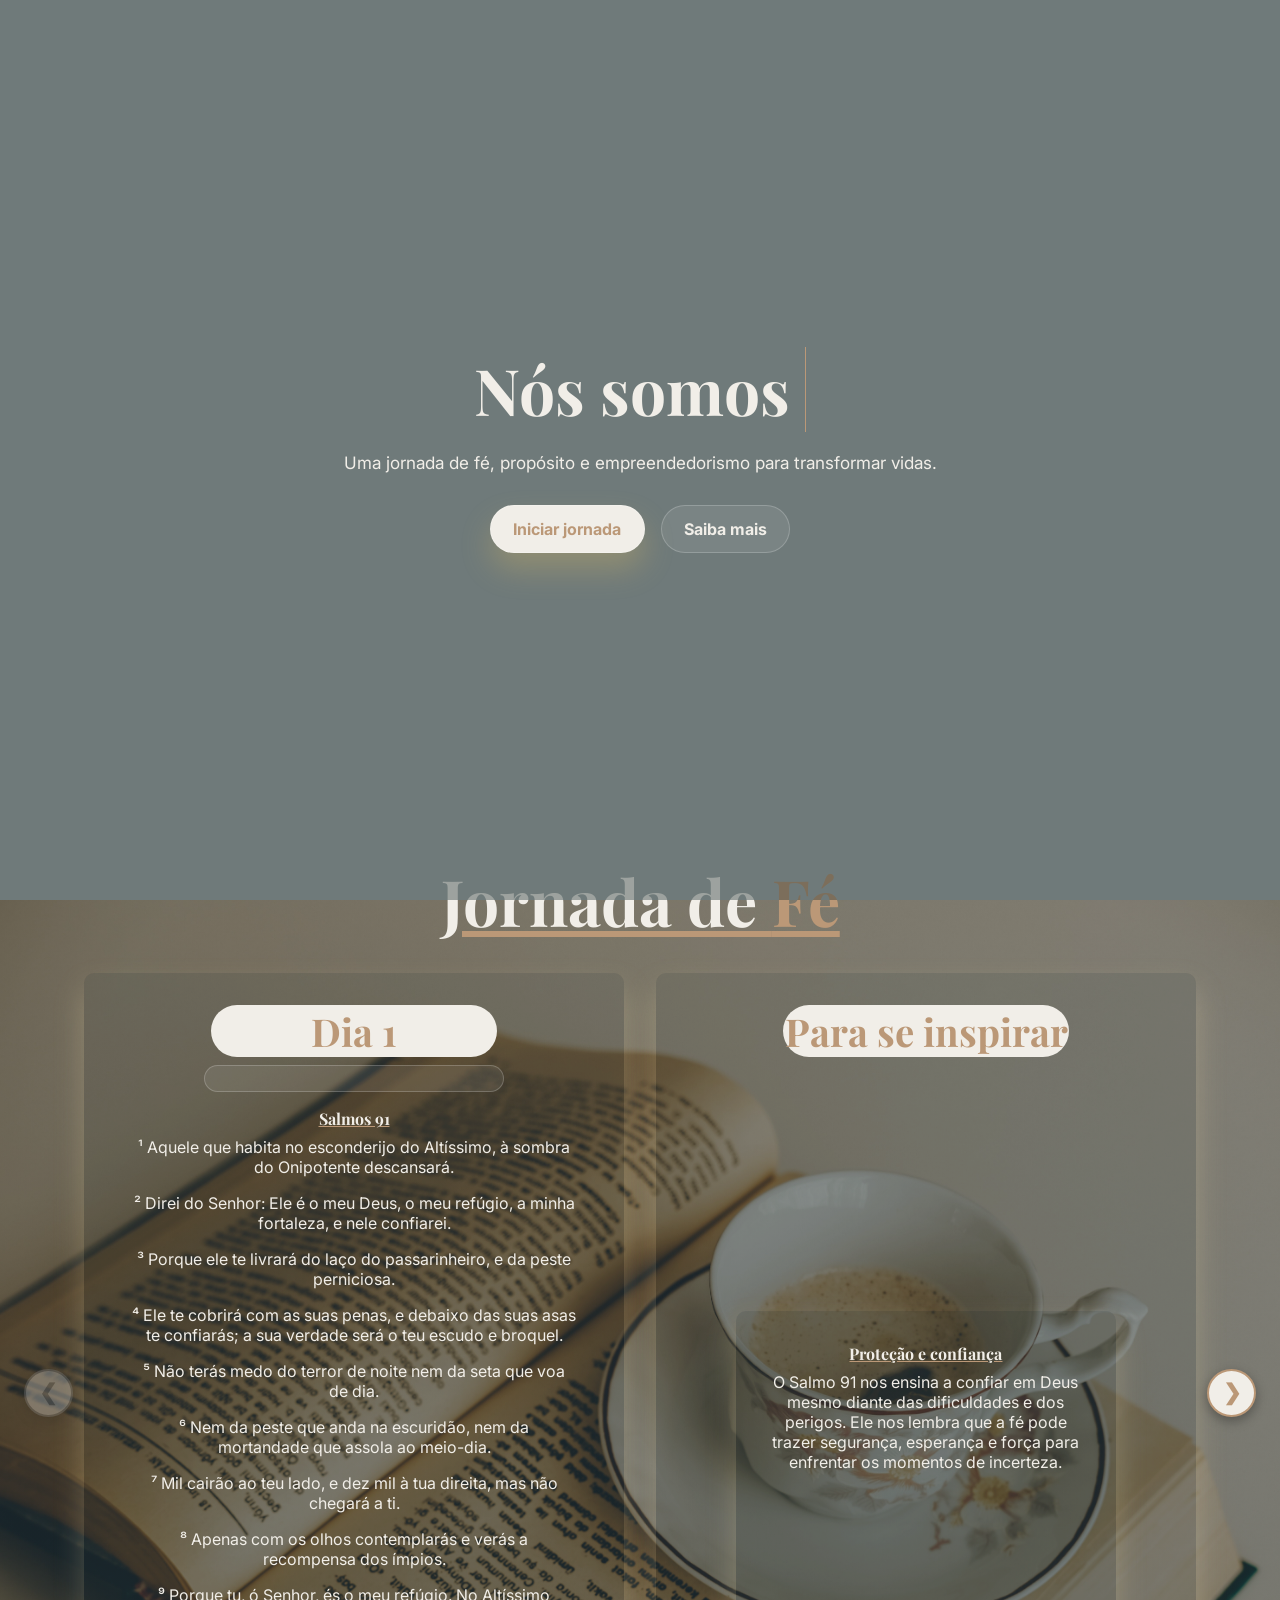
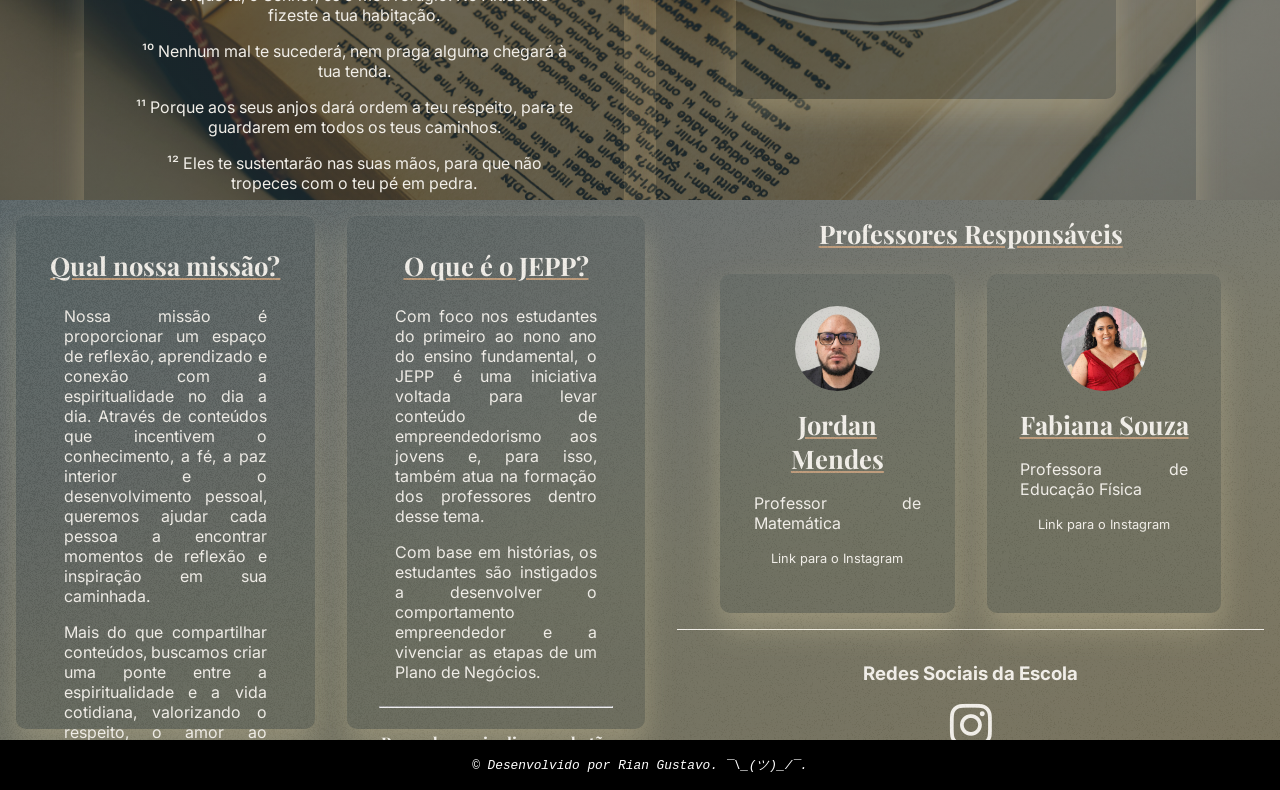
<file: index.html>
<!DOCTYPE html>
<html lang="pt-BR">
<head>
    <meta charset="UTF-8">
    <meta name="viewport" content="width=device-width, initial-scale=1.0">
    <link rel="stylesheet" href="style.css">
    <link rel="preconnect" href="https://fonts.googleapis.com" />
    <link rel="icon" type="image/x-icon" href="media/favicon.ico" />
    <link rel="stylesheet" href="https://cdnjs.cloudflare.com/ajax/libs/font-awesome/6.4.0/css/all.min.css">
    <title>Jornada de Fé | JEPP</title>
</head>
<body>
    <section class="hero">
        <div class="container">
            <video autoplay muted loop playsinline class="background-video">
                <source src="media/video_background.mp4" type="video/mp4">
            </video>
            <div class="content">
                <h1>
                    Nós somos&nbsp;<span class="typewriter"></span>
                </h1>
                <p class="hero-subtitle">
                    Uma jornada de fé, propósito e empreendedorismo para transformar vidas.
                </p>
                <div class="hero-buttons">
                <a class="btn btn-principal" href="#cronograma">Iniciar jornada</a>
                <a class="btn" href="#sobre">Saiba mais</a>
            </div>
            </div>
        </div>
    </section>
    <section class="cronograma" id="cronograma">
    <h2 class="tituloSessao">Jornada de <span>Fé</span></h2>

    <div class="slider-wrapper">
        <!-- Janela de exibição do slider -->
        <div class="slider-viewport">
            <div class="slider-track" id="sliderTrack">

                <!-- SLIDE DIA 1 (Seu layout intacto) -->
                <div class="slide">
                    <div class="containerCronograma">
                        <div class="esquerdaCronograma" id="esquerdaCronograma">
                            <h2>Dia 1</h2>
                           <audio controls preload="none" class="btn btn-secundario">
                                <source src="media/audio_dia1.m4a" type="audio/mpeg">
                                Seu navegador não suporta o reprodutor de áudio.
                            </audio>
                            <h3>Salmos 91</h3>
                            <p>¹ Aquele que habita no esconderijo do Altíssimo, à sombra do Onipotente descansará.</p>
                            <p>² Direi do Senhor: Ele é o meu Deus, o meu refúgio, a minha fortaleza, e nele confiarei.</p>
                            <p>³ Porque ele te livrará do laço do passarinheiro, e da peste perniciosa.</p> 
                            <p>⁴ Ele te cobrirá com as suas penas, e debaixo das suas asas te confiarás; a sua verdade será o teu escudo e broquel.</p>
                            <p>⁵ Não terás medo do terror de noite nem da seta que voa de dia.</p>
                            <p>⁶ Nem da peste que anda na escuridão, nem da mortandade que assola ao meio-dia.</p>
                            <p>⁷ Mil cairão ao teu lado, e dez mil à tua direita, mas não chegará a ti.</p>
                            <p>⁸ Apenas com os olhos contemplarás e verás a recompensa dos ímpios.</p>
                            <p>⁹ Porque tu, ó Senhor, és o meu refúgio. No Altíssimo fizeste a tua habitação.</p>
                            <p>¹⁰ Nenhum mal te sucederá, nem praga alguma chegará à tua tenda.</p>
                            <p>¹¹ Porque aos seus anjos dará ordem a teu respeito, para te guardarem em todos os teus caminhos.</p>
                            <p>¹² Eles te sustentarão nas suas mãos, para que não tropeces com o teu pé em pedra.</p>
                            <p>¹³ Pisarás o leão e a cobra; calcarás aos pés o filho do leão e a serpente.</p>
                            <p>¹⁴ Pois que tão encarecidamente me amou, também eu o livrarei; pô-lo-ei em retiro alto, porque conheceu o meu nome.</p>
                            <p>¹⁵ Ele me invocará, e eu lhe responderei; estarei com ele na angústia; dela o retirarei, e o glorificarei.</p>
                            <p>¹⁶ Fartá-lo-ei com longura de dias, e lhe mostrarei a minha salvação.</p>   
                        </div>
                        <div class="direitaCronograma">
                            <h2>Para se inspirar</h2>
                            <div class="player">
                                <iframe width="560" height="315" src="https://www.youtube.com/embed/P_6CO4BMeIE?si=mGXnyEezObQUWqW3" title="YouTube video player" frameborder="0" allow="accelerometer; autoplay; clipboard-write; encrypted-media; gyroscope; picture-in-picture; web-share" referrerpolicy="strict-origin-when-cross-origin" allowfullscreen></iframe>
                            </div>
                            <div class="notas">
                                <h3>Proteção e confiança</h3>
                                <p>O Salmo 91 nos ensina a confiar em Deus mesmo diante das dificuldades e dos perigos. Ele nos lembra que a fé pode trazer segurança, esperança e força para enfrentar os momentos de incerteza.</p>
                            </div>
                        </div>
                    </div>
                </div>

                <!-- SLIDE DIA 2  -->
                <div class="slide">
                    <div class="containerCronograma">
                        <div class="esquerdaCronograma">
                            <h2>Dia 2</h2>
                            <audio controls preload="none" class="btn btn-secundario">
                                <source src="media/audio_dia2.m4a" type="audio/mpeg">
                                Seu navegador não suporta o reprodutor de áudio.
                            </audio>
                            <h3>Salmo 3:3-7</h3>
                            <p>³ Mas tu, Senhor, és o escudo que me protege; és a minha glória e me fazes andar de cabeça erguida.</p>
                            <p>⁴ Ao Senhor clamo em alta voz, e do seu santo monte ele me responde.</p>
                            <p>⁵ Eu me deito e durmo, e torno a acordar, porque é o Senhor que me sustém.</p>
                            <p>⁶ Não me assustam os milhares que me cercam.</p>
                            <p>⁷ Levanta-te, Senhor! Salva-me, Deus meu! Quebra o queixo de todos os meus inimigos; arrebenta os dentes dos ímpios.</p>
                        </div>
                        <div class="direitaCronograma">
                            <h2>Para se inspirar</h2>
                            <div class="player">
                                <iframe width="560" height="315" src="https://www.youtube.com/embed/RyvIho3CRV8?si=jRfYkDccpABbFJ14" title="YouTube video player" frameborder="0" allow="accelerometer; autoplay; clipboard-write; encrypted-media; gyroscope; picture-in-picture; web-share" referrerpolicy="strict-origin-when-cross-origin" allowfullscreen></iframe>
                            </div>
                            <div class="notas">
                                <h3>Deus é nossa força</h3>
                                <p>Mesmo cercado por dificuldades, o salmista reconhece Deus como seu protetor e aquele que lhe dá forças para continuar. Aprendemos que confiar em Deus não significa não enfrentar problemas, mas encontrar coragem para atravessá-los.</p>
                            </div>
                        </div>
                    </div>
                </div>
                <!-- SLIDE DIA 3  -->
                <div class="slide">
                    <div class="containerCronograma">
                        <div class="esquerdaCronograma">
                            <h2>Dia 3</h2>
                            <audio controls preload="none" class="btn btn-secundario">
                                <source src="media/audio_dia3.m4a" type="audio/mpeg">
                                Seu navegador não suporta o reprodutor de áudio.
                            </audio>
                            <h3>Romanos 8:31-36</h3>
                            <p>³¹ Que diremos, pois, a estas coisas? Se Deus é por nós, quem será contra nós?</p>
                            <p>³² Aquele que nem mesmo a seu próprio Filho poupou, antes o entregou por todos nós, como nos não dará também com ele todas as coisas?</p>
                            <p>³³ Quem intentará acusação contra os escolhidos de Deus? É Deus quem os justifica.</p>
                            <p>³⁴ Quem é que condena? Pois é Cristo quem morreu, ou antes quem ressuscitou dentre os mortos, o qual está à direita de Deus, e o que também intercede por nós.</p>
                            <p>³⁵ Quem nos separará do amor de Cristo? A tribulação, ou a angústia, ou a perseguição, ou a fome, ou a nudez, ou o perigo, ou a espada?</p>
                            <p>³⁶ Como está escrito: Por amor de ti somos entregues à morte todo o dia; somos reputados como ovelhas para o matadouro.</p>
                        </div>
                        <div class="direitaCronograma">
                            <h2>Para se inspirar</h2>
                            <div class="player">
                                <iframe width="560" height="315" src="https://www.youtube.com/embed/ibYGOlMgIaY?si=BSSNzfOoVoihIN9I" title="YouTube video player" frameborder="0" allow="accelerometer; autoplay; clipboard-write; encrypted-media; gyroscope; picture-in-picture; web-share" referrerpolicy="strict-origin-when-cross-origin" allowfullscreen></iframe>
                            </div>
                            <div class="notas">
                                <h3>Nada pode nos separar do amor de Deus</h3>
                                <p>Essa passagem nos lembra que as dificuldades da vida não diminuem o amor de Deus por nós. A fé nos convida a permanecer firmes, mesmo quando enfrentamos sofrimento, medo ou incerteza.</p>
                            </div>
                        </div>
                    </div>
                </div>
                <!-- SLIDE DIA 4  -->
                <div class="slide">
                    <div class="containerCronograma">
                        <div class="esquerdaCronograma">
                            <h2>Dia 4</h2>
                            <audio controls preload="none" class="btn btn-secundario">
                                <source src="media/audio_dia4.m4a" type="audio/mpeg">
                                Seu navegador não suporta o reprodutor de áudio.
                            </audio>
                            <h3>Romanos 8:26-30</h3>
                            <p>²⁶ E da mesma maneira também o Espírito ajuda as nossas fraquezas; porque não sabemos o que havemos de pedir como convém, mas o mesmo Espírito intercede por nós com gemidos inexprimíveis.</p>
                            <p>²⁷ E aquele que examina os corações sabe qual é a intenção do Espírito; e é ele que segundo Deus intercede pelos santos.</p>
                            <p>²⁸ E sabemos que todas as coisas contribuem juntamente para o bem daqueles que amam a Deus, daqueles que são chamados segundo o seu propósito.</p>
                            <p>²⁹ Porque os que dantes conheceu também os predestinou para serem conformes à imagem de seu Filho, a fim de que ele seja o primogênito entre muitos irmãos.</p>
                            <p>³⁰ E aos que predestinou a estes também chamou; e aos que chamou a estes também justificou; e aos que justificou a estes também glorificou.</p>
                        </div>
                        <div class="direitaCronograma">
                            <h2>Para se inspirar</h2>
                            <div class="player">
                                <iframe width="560" height="315" src="https://www.youtube.com/embed/WEwztymr14I?si=6VZccpyXVM0g7zLo" title="YouTube video player" frameborder="0" allow="accelerometer; autoplay; clipboard-write; encrypted-media; gyroscope; picture-in-picture; web-share" referrerpolicy="strict-origin-when-cross-origin" allowfullscreen></iframe>
                            </div>
                            <div class="notas">
                                <h3>Deus nos acompanha</h3>
                                <p>Nem sempre conseguimos expressar aquilo que sentimos ou sabemos exatamente o que pedir em nossas orações. Essa passagem ensina que Deus conhece nossas necessidades e permanece presente, conduzindo nossa caminhada.</p>
                            </div>
                        </div>
                    </div>
                </div>
                <!-- SLIDE DIA 5  -->
                <div class="slide">
                    <div class="containerCronograma">
                        <div class="esquerdaCronograma">
                            <h2>Dia 5</h2>
                            <audio controls preload="none" class="btn btn-secundario">
                                <source src="media/audio_dia5.m4a" type="audio/mpeg">
                                Seu navegador não suporta o reprodutor de áudio.
                            </audio>
                            <h3>2 coríntios 5:17-21</h3>
                            <p>¹⁷ Assim que, se alguém está em Cristo, nova criatura é; as coisas velhas já passaram; eis que tudo se fez novo.</p>
                            <p>¹⁸ E tudo isto provém de Deus, que nos reconciliou consigo mesmo por Jesus Cristo, e nos deu o ministério da reconciliação;</p>
                            <p>¹⁹ Isto é, Deus estava em Cristo reconciliando consigo o mundo, não lhes imputando os seus pecados; e pôs em nós a palavra da reconciliação.</p>
                            <p>²⁰ De sorte que somos embaixadores da parte de Cristo, como se Deus por nós rogasse. Rogamo-vos, pois, da parte de Cristo, que vos reconcilieis com Deus.</p>
                            <p>²¹ Àquele que não conheceu pecado, o fez pecado por nós; para que nele fôssemos feitos justiça de Deus.</p>
                        </div>
                        <div class="direitaCronograma">
                            <h2>Para se inspirar</h2>
                            <div class="player">
                                <iframe width="560" height="315" src="https://www.youtube.com/embed/kbE8Fz8QJM4?si=Qc9CB_33j0_zsoRt" title="YouTube video player" frameborder="0" allow="accelerometer; autoplay; clipboard-write; encrypted-media; gyroscope; picture-in-picture; web-share" referrerpolicy="strict-origin-when-cross-origin" allowfullscreen></iframe>
                            </div>
                            <div class="notas">
                                <h3>Uma nova vida</h3>
                                <p>Em Cristo, somos convidados a deixar para trás aquilo que precisa ser transformado e começar uma nova caminhada. A passagem também nos ensina sobre reconciliação, mostrando a importância de construir pontes e promover a paz.</p>
                            </div>
                        </div>
                    </div>
                </div>
                <!-- SLIDE DIA 6  -->
                <div class="slide">
                    <div class="containerCronograma">
                        <div class="esquerdaCronograma">
                            <h2>Dia 6</h2>
                            <audio controls preload="none" class="btn">
                                <source src="media/audio_dia6.m4a" type="audio/mpeg">
                                Seu navegador não suporta o reprodutor de áudio.
                            </audio>
                            <h3>Provérbios 1:8-19</h3>
                            <p>⁸ Filho meu, ouve a instrução de teu pai, e não deixes o ensinamento de tua mãe,</p>
                            <p>⁹ Porque serão como diadema gracioso em tua cabeça, e colares ao teu pescoço.</p>
                            <p>¹⁰ Filho meu, se os pecadores procuram te atrair com agrados, não aceites.</p>
                            <p>¹¹ Se disserem: Vem conosco a tocaias de sangue; embosquemos o inocente sem motivo;</p>
                            <p>¹² Traguemo-los vivos, como a sepultura; e inteiros, como os que descem à cova;</p>
                            <p>¹³ Acharemos toda sorte de bens preciosos; encheremos as nossas casas de despojos;</p>
                            <p>¹⁴ Lança a tua sorte conosco; teremos todos uma só bolsa!</p>
                            <p>¹⁵ Filho meu, não te ponhas a caminho com eles; desvia o teu pé das suas veredas;</p>
                            <p>¹⁶ Porque os seus pés correm para o mal, e se apressam a derramar sangue.</p>
                            <p>¹⁷ Na verdade é inútil estender-se a rede ante os olhos de qualquer ave.</p>
                            <p>¹⁸ No entanto estes armam ciladas contra o seu próprio sangue; e espreitam suas próprias vidas.</p>
                            <p>¹⁹ São assim as veredas de todo aquele que usa de cobiça: ela põe a perder a alma dos que a possuem.</p>

                        </div>
                        <div class="direitaCronograma">
                            <h2>Para se inspirar</h2>
                            <div class="player">
                                <iframe width="560" height="315" src="https://www.youtube.com/embed/yBsPMgHa3Ww?si=uETAv-nDz-BykMbn" title="YouTube video player" frameborder="0" allow="accelerometer; autoplay; clipboard-write; encrypted-media; gyroscope; picture-in-picture; web-share" referrerpolicy="strict-origin-when-cross-origin" allowfullscreen></iframe>
                            </div>
                            <div class="notas">
                                <h3>Ouvir bons conselhos</h3>
                                <p>A sabedoria começa quando aprendemos a ouvir aqueles que desejam nosso bem. O texto também alerta para as consequências de escolhas influenciadas pela ganância e pela violência.</p>
                            </div>
                        </div>
                    </div>
                </div>
                <!-- SLIDE DIA 7  -->
                <div class="slide">
                    <div class="containerCronograma">
                        <div class="esquerdaCronograma">
                            <h2>Dia 7</h2>
                            <audio controls preload="none" class="btn btn-secundario">
                                <source src="media/audio_dia7.m4a" type="audio/mpeg">
                                Seu navegador não suporta o reprodutor de áudio.
                            </audio>
                            <h3>Provérbios 13:1-6</h3>
                            <p>¹ O filho sábio atende à instrução do pai; mas o escarnecedor não ouve a repreensão.</p>
                            <p>² Do fruto da boca cada um comerá o bem, mas a alma dos prevaricadores comerá a violência.</p>
                            <p>³ O que guarda a sua boca conserva a sua alma, mas o que abre muito os seus lábios se destrói.</p>
                            <p>⁴ A alma do preguiçoso deseja, e coisa nenhuma alcança, mas a alma dos diligentes se farta.</p>
                            <p>⁵ O justo odeia a palavra de mentira, mas o ímpio faz vergonha e se confunde.</p>
                            <p>⁶ A justiça guarda ao que é de caminho certo, mas a impiedade transtornará o pecador.</p>
                        </div>
                        <div class="direitaCronograma">
                            <h2>Para se inspirar</h2>
                            <div class="player">
                                <iframe width="560" height="315" src="https://www.youtube.com/embed/dLghe4eMTSY?si=1avoCZ667TNrMKZo" title="YouTube video player" frameborder="0" allow="accelerometer; autoplay; clipboard-write; encrypted-media; gyroscope; picture-in-picture; web-share" referrerpolicy="strict-origin-when-cross-origin" allowfullscreen></iframe>
                            </div>
                            <div class="notas">
                                <h3>Sabedoria nas escolhas</h3>
                                <p>Nossas palavras, atitudes e escolhas produzem consequências. A passagem nos incentiva a aceitar ensinamentos, agir com prudência e cultivar uma vida baseada na honestidade e na responsabilidade.</p>
                            </div>
                        </div>
                    </div>
                </div>
                <!-- SLIDE DIA 8  -->
                <div class="slide">
                    <div class="containerCronograma">
                        <div class="esquerdaCronograma">
                            <h2>Dia 8</h2>
                            <audio controls preload="none" class="btn btn-secundario">
                                <source src="media/audio_dia8.m4a" type="audio/mpeg">
                                Seu navegador não suporta o reprodutor de áudio.
                            </audio>
                            <h3>Mateus 13:3-8</h3>
                            <p>³ E falou-lhe de muitas coisas por parábolas, dizendo: Eis que o semeador saiu a semear.</p>
                            <p>⁴ E, quando semeava, uma parte da semente caiu junto ao caminho, e vieram as aves, e comeram-na;</p>
                            <p>⁵ E outra parte caiu em pedregais, onde não havia terra bastante, e logo nasceu, porque não tinha terra funda;</p>
                            <p>⁶ Mas, vindo o sol, queimou-se, e secou-se, porque não tinha raiz.</p>
                            <p>⁷ E outra caiu entre espinhos, e os espinhos cresceram e sufocaram-na.</p>
                            <p>⁸ E outra caiu em boa terra, e deu fruto: um a cem, outro a sessenta e outro a trinta.</p>
                        </div>
                        <div class="direitaCronograma">
                            <h2>Para se inspirar</h2>
                            <div class="player">
                                <iframe width="560" height="315" src="https://www.youtube.com/embed/hdawfUXTTgA?si=cj54_8BVSiVyP1aq" title="YouTube video player" frameborder="0" allow="accelerometer; autoplay; clipboard-write; encrypted-media; gyroscope; picture-in-picture; web-share" referrerpolicy="strict-origin-when-cross-origin" allowfullscreen></iframe>
                            </div>
                            <div class="notas">
                                <h3>A parábola do semeador</h3>
                                <p>A semente representa aquilo que recebemos e aprendemos, enquanto os diferentes terrenos representam a maneira como acolhemos essas mensagens. Aprendemos que bons ensinamentos precisam encontrar espaço em nosso coração para produzir frutos.</p>
                            </div>
                        </div>
                    </div>
                </div>
                 <!-- SLIDE DIA 9  -->
                <div class="slide">
                    <div class="containerCronograma">
                        <div class="esquerdaCronograma">
                            <h2>Dia 9</h2>
                            <audio controls preload="none" class="btn btn-secundario">
                                <source src="media/audio_dia9.m4a" type="audio/mpeg">
                                Seu navegador não suporta o reprodutor de áudio.
                            </audio>
                            <h3>Lucas 15:4-6</h3>
                            <p>⁴ Que homem dentre vós, tendo cem ovelhas, e perdendo uma delas, não deixa no deserto as noventa e nove, e vai após a perdida até que venha a achá-la?</p>
                            <p>⁵ E achando-a, a põe sobre os seus ombros, rejubilando;</p>
                            <p>⁶ E, chegando a casa, convoca os amigos e vizinhos, dizendo-lhes: Alegrai-vos comigo, porque já achei a minha ovelha perdida.</p>
                        </div>
                        <div class="direitaCronograma">
                            <h2>Para se inspirar</h2>
                            <div class="player">
                                <iframe width="560" height="315" src="https://www.youtube.com/embed/2Q1uLKffcJY?si=j2VGdIljbM9oiMCv" title="YouTube video player" frameborder="0" allow="accelerometer; autoplay; clipboard-write; encrypted-media; gyroscope; picture-in-picture; web-share" referrerpolicy="strict-origin-when-cross-origin" allowfullscreen></iframe>
                            </div>
                            <div class="notas">
                                <h3>O valor de cada pessoa</h3>
                                <p>Na parábola da ovelha perdida, Jesus mostra que cada pessoa possui grande valor. Aprendemos que ninguém deve ser considerado insignificante ou abandonado, e que devemos cuidar uns dos outros.</p>
                            </div>
                        </div>
                    </div>
                </div>
                 <!-- SLIDE DIA 10  -->
                <div class="slide">
                    <div class="containerCronograma">
                        <div class="esquerdaCronograma">
                            <h2>Dia 10</h2>
                            <audio controls preload="none" class="btn btn-secundario">
                                <source src="media/audio_dia10.m4a" type="audio/mpeg">
                                Seu navegador não suporta o reprodutor de áudio.
                            </audio>
                            <h3>Salmo 121:1-4</h3>
                            <p>¹ Levanto os meus olhos para os montes e pergunto: "De onde me vem o socorro?".</p>
                            <p>² O meu socorro vem do Senhor, que fez os céus e a terra.</p>
                            <p>³ Ele não permitirá que os seus pés tropecem; o seu protetor não cochilará.</p>
                            <p>⁴ Certamente, o protetor de Israel não cochila nem dorme!</p>
                        </div>
                        <div class="direitaCronograma">
                            <h2>Para se inspirar</h2>
                            <div class="player">
                                <iframe width="560" height="315" src="https://www.youtube.com/embed/5G_fICWs-P4?si=3piasGvPUmBr8tdE" title="YouTube video player" frameborder="0" allow="accelerometer; autoplay; clipboard-write; encrypted-media; gyroscope; picture-in-picture; web-share" referrerpolicy="strict-origin-when-cross-origin" allowfullscreen></iframe>
                            </div>
                            <div class="notas">
                                <h3>De onde vem nossa ajuda?</h3>
                                <p>O salmista olha para os montes e reconhece que sua ajuda vem do Senhor. A passagem nos convida a levantar os olhos diante das dificuldades e lembrar que não precisamos enfrentar tudo sozinhos.</p>
                            </div>
                        </div>
                    </div>
                </div>
                 <!-- SLIDE DIA 11 -->
                <div class="slide">
                    <div class="containerCronograma">
                        <div class="esquerdaCronograma">
                            <h2>Dia 11</h2>
                            <audio controls preload="none" class="btn btn-secundario">
                                <source src="media/audio_dia11.m4a" type="audio/mpeg">
                                Seu navegador não suporta o reprodutor de áudio.
                            </audio>
                            <h3>Mateus 13:31-32</h3>
                            <p>³¹ Jesus contou-lhes outra parábola: — O reino dos céus se assemelha a um grão de mostarda que um homem semeou no seu campo.</p>
                            <p>³² Embora seja a menor entre todas as sementes, quando cresce é uma das maiores hortaliças e se torna uma árvore, de modo que as aves do céu vêm fazer ninhos nos seus ramos</p>
                        </div>
                        <div class="direitaCronograma">
                            <h2>Para se inspirar</h2>
                            <div class="player">
                                <iframe width="560" height="315" src="https://www.youtube.com/embed/KJkQONgvZ1c?si=jgJFOorJRSj4j0IB" title="YouTube video player" frameborder="0" allow="accelerometer; autoplay; clipboard-write; encrypted-media; gyroscope; picture-in-picture; web-share" referrerpolicy="strict-origin-when-cross-origin" allowfullscreen></iframe>
                            </div>
                            <div class="notas">
                                <h3>Pequenos começos</h3>
                                <p>A parábola do grão de mostarda mostra como algo pequeno pode crescer e alcançar grandes proporções. Aprendemos que pequenas atitudes de fé, amor e bondade podem produzir grandes transformações ao longo do tempo.</p>
                            </div>
                        </div>
                    </div>
                </div>
                 <!-- SLIDE DIA 12  -->
                <div class="slide">
                    <div class="containerCronograma">
                        <div class="esquerdaCronograma">
                            <h2>Dia 12</h2>
                            <audio controls preload="none" class="btn btn-secundario">
                                <source src="media/audio_dia12.m4a" type="audio/mpeg">
                                Seu navegador não suporta o reprodutor de áudio.
                            </audio>
                            <h3>Mateus 7:21-23</h3>
                            <p>²¹ Nem todo o que me diz: Senhor, Senhor! Entrará no reino dos céus, mas aquele que faz a vontade de meu Pai, que está nos céus.</p>
                            <p>²² Muitos me dirão naquele dia: Senhor, Senhor, não profetizamos nós em teu nome? E em teu nome não expulsamos demônios? E em teu nome não fizemos muitas maravilhas?</p>
                            <p>²³ E então lhes direi abertamente: Nunca vos conheci; apartai-vos de mim, vós que praticais a iniquidade.</p>
                        </div>
                        <div class="direitaCronograma">
                            <h2>Para se inspirar</h2>
                            <div class="player">
                                <iframe width="560" height="315" src="https://www.youtube.com/embed/gMeDl63wSHQ?si=2f9B9VHZnwxBoPcT" title="YouTube video player" frameborder="0" allow="accelerometer; autoplay; clipboard-write; encrypted-media; gyroscope; picture-in-picture; web-share" referrerpolicy="strict-origin-when-cross-origin" allowfullscreen></iframe>
                            </div>
                            <div class="notas">
                                <h3>Mais do que palavras</h3>
                                <p>Jesus ensina que não basta falar sobre fé; é necessário colocá-la em prática. Nossas atitudes, escolhas e maneira de tratar as pessoas revelam aquilo que realmente cultivamos em nosso coração.</p>
                            </div>
                        </div>
                    </div>
                </div>
                 <!-- SLIDE DIA 13 -->
                <div class="slide">
                    <div class="containerCronograma">
                        <div class="esquerdaCronograma">
                            <h2>Dia 13</h2>
                            <audio controls preload="none" class="btn btn-secundario">
                                <source src="media/audio_dia13.m4a" type="audio/mpeg">
                                Seu navegador não suporta o reprodutor de áudio.
                            </audio>
                            <h3>Mateus 7:24-25</h3>
                            <p>²⁴ Todo aquele, pois, que escuta estas minhas palavras, e as pratica, assemelhá-lo-ei ao homem prudente, que edificou a sua casa sobre a rocha;</p>
                            <p>²⁵ E desceu a chuva, e correram rios, e assopraram ventos, e combateram aquela casa, e não caiu, porque estava edificada sobre a rocha.</p>
                        </div>
                        <div class="direitaCronograma">
                            <h2>Para se inspirar</h2>
                            <div class="player">
                                <iframe width="560" height="315" src="https://www.youtube.com/embed/EgMkIBSRqto?si=n6XEwAo57n6WLhEm" title="YouTube video player" frameborder="0" allow="accelerometer; autoplay; clipboard-write; encrypted-media; gyroscope; picture-in-picture; web-share" referrerpolicy="strict-origin-when-cross-origin" allowfullscreen></iframe>
                            </div>
                            <div class="notas">
                                <h3>Construir sobre uma base firme</h3>
                                <p>Jesus compara quem ouve seus ensinamentos e os pratica a uma pessoa que constrói sua casa sobre a rocha. Aprendemos que valores sólidos e boas atitudes nos ajudam a permanecer firmes diante das dificuldades.</p>
                            </div>
                        </div>
                    </div>
                </div>
                 <!-- SLIDE DIA 14  -->
                <div class="slide">
                    <div class="containerCronograma">
                        <div class="esquerdaCronograma">
                            <h2>Dia 14</h2>
                            <audio controls preload="none" class="btn btn-secundario">
                                <source src="media/audio_dia14.m4a" type="audio/mpeg">
                                Seu navegador não suporta o reprodutor de áudio.
                            </audio>
                            <h3>Eclesiástico 33:20-24</h3>
                            <p>²⁰ Ao teu filho, à tua mulher, ao teu irmão, ao teu amigo, não concedas autoridade sobre ti durante tua vida. Não dês teus bens a outrem, para não te arrependeres e teres de tornar a pedi-los.</p>
                            <p>²¹ Enquanto viveres e respirares, que ninguém te faça mudar a esse respeito,</p>
                            <p>²² porque é melhor que os teus filhos te peçam do que estares tu olhando para as mãos de teus filhos.</p>
                            <p>²³ Em tudo o que fizeres conserva a tua autoridade;</p>
                            <p>²⁴ não manches o teu bom nome. Somente no fim de tua vida, no momento da morte, distribuirás a tua herança.</p>
                        </div>
                        <div class="direitaCronograma">
                            <h2>Para se inspirar</h2>
                            <div class="player">
                                <iframe width="560" height="315" src="https://www.youtube.com/embed/JaBMJkyynUQ?si=hD7zjTyqGv25vN2s" title="YouTube video player" frameborder="0" allow="accelerometer; autoplay; clipboard-write; encrypted-media; gyroscope; picture-in-picture; web-share" referrerpolicy="strict-origin-when-cross-origin" allowfullscreen></iframe>
                            </div>
                            <div class="notas">
                                <h3>Responsabilidade e liberdade</h3>
                                <p>A passagem destaca a importância de assumir responsabilidade pela própria vida e pelas próprias escolhas. Ter liberdade também significa aprender a tomar decisões com sabedoria e consciência.</p>
                            </div>
                        </div>
                    </div>
                </div>
                 <!-- SLIDE DIA 15 -->
                <div class="slide">
                    <div class="containerCronograma">
                        <div class="esquerdaCronograma">
                            <h2>Dia 15</h2>
                            <audio controls preload="none" class="btn btn-secundario">
                                <source src="media/audio_dia15.m4a" type="audio/mpeg">
                                Seu navegador não suporta o reprodutor de áudio.
                            </audio>
                            <h3>Provérbios 6:6-11</h3>
                            <p>⁶ Vai ter com a formiga, ó preguiçoso; olha para os seus caminhos, e sê sábio.</p>
                            <p>⁷ Pois ela, não tendo chefe, nem guarda, nem dominador,</p>
                            <p>⁸ Prepara no verão o seu pão; na sega ajunta o seu mantimento.</p>
                            <p>⁹ Ó preguiçoso, até quando ficarás deitado? Quando te levantarás do teu sono?</p>
                            <p>¹⁰ Um pouco a dormir, um pouco a tosquenejar; um pouco a repousar de braços cruzados;</p>
                            <p>¹¹ Assim sobrevirá a tua pobreza como o meliante, e a tua necessidade como um homem armado.</p>
                        </div>
                        <div class="direitaCronograma">
                            <h2>Para se inspirar</h2>
                            <div class="player">
                                <iframe width="560" height="315" src="https://www.youtube.com/embed/VEOTZzXnayE?si=4gUUXs9oyd41pCgx" title="YouTube video player" frameborder="0" allow="accelerometer; autoplay; clipboard-write; encrypted-media; gyroscope; picture-in-picture; web-share" referrerpolicy="strict-origin-when-cross-origin" allowfullscreen></iframe>
                            </div>
                            <div class="notas">
                                <h3>O valor da dedicação</h3>
                                <p>Observando a formiga, o texto apresenta uma lição sobre trabalho, organização e responsabilidade. Aprendemos que pequenas atitudes realizadas com constância podem construir grandes resultados.</p>
                            </div>
                        </div>
                    </div>
                </div>
                 <!-- SLIDE DIA 16 -->
                <div class="slide">
                    <div class="containerCronograma">
                        <div class="esquerdaCronograma">
                            <h2>Dia 16</h2>
                            <audio controls preload="none" class="btn btn-secundario">
                                <source src="media/audio_dia16.m4a" type="audio/mpeg">
                                Seu navegador não suporta o reprodutor de áudio.
                            </audio>
                            <h3>Provérbios 8:12-20</h3>
                            <p>¹² Eu, a sabedoria, habito com a prudência, e acho o conhecimento dos conselhos.</p>
                            <p>¹³ O temor do Senhor é odiar o mal; a soberba e a arrogância, o mau caminho e a boca perversa, eu odeio.</p>
                            <p>¹⁴ Meu é o conselho e a verdadeira sabedoria; eu sou o entendimento; minha é a fortaleza.</p>
                            <p>¹⁵ Por mim reinam os reis e os príncipes decretam justiça.</p>
                            <p>¹⁶ Por mim governam príncipes e nobres; sim, todos os juízes da terra.</p>
                            <p>¹⁷ Eu amo aos que me amam, e os que cedo me buscarem, me acharão.</p>
                            <p>¹⁸ Riquezas e honra estão comigo; assim como os bens duráveis e a justiça.</p>
                            <p>¹⁹ Melhor é o meu fruto do que o ouro, do que o ouro refinado, e os meus ganhos mais do que a prata escolhida.</p>
                            <p>²⁰ Faço andar pelo caminho da justiça, no meio das veredas do juízo.</p>
                        </div>
                        <div class="direitaCronograma">
                            <h2>Para se inspirar</h2>
                            <div class="player">
                                <iframe width="560" height="315" src="https://www.youtube.com/embed/s6871xx3LBk?si=t9M-fvY8ij0j7R9l" title="YouTube video player" frameborder="0" allow="accelerometer; autoplay; clipboard-write; encrypted-media; gyroscope; picture-in-picture; web-share" referrerpolicy="strict-origin-when-cross-origin" allowfullscreen></iframe>
                            </div>
                            <div class="notas">
                                <h3>Buscar a sabedoria</h3>
                                <p>A sabedoria é apresentada como companheira de quem deseja agir corretamente. A passagem nos ensina que conhecimento, prudência, justiça e discernimento são riquezas que podem orientar nossas escolhas.</p>
                            </div>
                        </div>
                    </div>
                </div>
                <!-- SLIDE DIA 17  -->
                <div class="slide">
                    <div class="containerCronograma">
                        <div class="esquerdaCronograma">
                            <h2>Dia 17</h2>
                            <audio controls preload="none" class="btn btn-secundario">
                                <source src="media/audio_dia17.m4a" type="audio/mpeg">
                                Seu navegador não suporta o reprodutor de áudio.
                            </audio>
                            <h3>Jó 4:1-11</h3>
                            <p>¹ Então respondeu Elifaz, de Temã:</p>
                            <p>² "Se alguém se aventurar a dizer a você uma palavra, isso tirará a sua paciência? Mas quem pode refrear as palavras?</p>
                            <p>³ Pense bem! Você ensinou a tantos; fortaleceu mãos fracas.</p>
                            <p>⁴ Suas palavras davam firmeza aos que tropeçavam; você fortaleceu joelhos vacilantes.</p>
                            <p>⁵ Mas agora que se vê em dificuldade, você desanima; quando você é atingido, fica prostrado.</p>
                            <p>⁶ Sua vida piedosa não inspira confiança a você? E o seu procedimento irrepreensível não dá a você esperança?</p>
                            <p>⁷ "Reflita agora: Qual foi o inocente que chegou a perecer? Onde os íntegros sofreram destruição?</p>
                            <p>⁸ Pelo que tenho observado, quem cultiva o mal e semeia maldade, isso também colherá.</p>
                            <p>⁹ Pelo sopro de Deus são destruídos; pelo vento de sua ira eles perecem.</p>
                            <p>¹⁰ Os leões podem rugir e rosnar, mas até os dentes dos leões fortes se quebram.</p>
                            <p>¹¹ O leão morre por falta de presa, e os filhotes da leoa se dispersam.</p>
                        </div>
                        <div class="direitaCronograma">
                            <h2>Para se inspirar</h2>
                            <div class="player">
                                <iframe width="560" height="315" src="https://www.youtube.com/embed/WA2dwiWFpi0?si=r8-4A0bpWBOhn15u" title="YouTube video player" frameborder="0" allow="accelerometer; autoplay; clipboard-write; encrypted-media; gyroscope; picture-in-picture; web-share" referrerpolicy="strict-origin-when-cross-origin" allowfullscreen></iframe>
                            </div>
                            <div class="notas">
                                <h3>Cuidado ao julgar</h3>
                                <p>A fala de Elifaz traz reflexões sobre sofrimento e justiça, mas também nos lembra como é fácil tentar explicar a dor do outro sem conhecer completamente sua realidade. Aprendemos a importância da prudência, da empatia e de ouvir antes de julgar.</p>
                            </div>
                        </div>
                    </div>
                </div>
                <!-- SLIDE DIA 18  -->
                <div class="slide">
                    <div class="containerCronograma">
                        <div class="esquerdaCronograma">
                            <h2>Dia 18</h2>
                            <audio controls preload="none" class="btn btn-secundario">
                                <source src="media/audio_dia18.m4a" type="audio/mpeg">
                                Seu navegador não suporta o reprodutor de áudio.
                            </audio>
                            <h3>Salmo 46:2</h3>
                            <p>² Portanto não temeremos, ainda que a terra se mude, e ainda que os montes se transportem para o meio dos mares.</p>
                        </div>
                        <div class="direitaCronograma">
                            <h2>Para se inspirar</h2>
                            <div class="player">
                                <iframe width="560" height="315" src="https://www.youtube.com/embed/jCUYuk7AMeM?si=Pxs6K-lV9w1NzAJZ" title="YouTube video player" frameborder="0" allow="accelerometer; autoplay; clipboard-write; encrypted-media; gyroscope; picture-in-picture; web-share" referrerpolicy="strict-origin-when-cross-origin" allowfullscreen></iframe>
                            </div>
                            <div class="notas">
                                <h3>Deus em meio às dificuldades</h3>
                                <p>O salmo apresenta Deus como refúgio e força em tempos de tribulação. A mensagem central é de confiança: mesmo quando tudo parece instável, podemos buscar segurança e coragem na fé.</p>
                            </div>
                        </div>
                    </div>
                </div>
                <!-- SLIDE DIA 19  -->
                <div class="slide">
                    <div class="containerCronograma">
                        <div class="esquerdaCronograma">
                            <h2>Dia 19</h2>
                            <audio controls preload="none" class="btn btn-secundario">
                                <source src="media/audio_dia19.m4a" type="audio/mpeg">
                                Seu navegador não suporta o reprodutor de áudio.
                            </audio>
                            <h3>Isaías 40:29-31</h3>
                            <p>²⁹ Dá força ao cansado, e multiplica as forças ao que não tem nenhum vigor.</p>
                            <p>³⁰ Os jovens se cansarão e se fatigarão, e os moços certamente cairão;</p>
                            <p>³¹ Mas os que esperam no Senhor renovarão as forças, subirão com asas como águias; correrão, e não se cansarão; caminharão, e não se fatigarão.</p>
                        </div>
                        <div class="direitaCronograma">
                            <h2>Para se inspirar</h2>
                            <div class="player">
                                <iframe width="560" height="315" src="https://www.youtube.com/embed/Z8a5XrJIcU4?si=2E_cojAr1YSi09ns" title="YouTube video player" frameborder="0" allow="accelerometer; autoplay; clipboard-write; encrypted-media; gyroscope; picture-in-picture; web-share" referrerpolicy="strict-origin-when-cross-origin" allowfullscreen></iframe>
                            </div>
                            <div class="notas">
                                <h3>Renovação das forças</h3>
                                <p>Nem sempre temos forças para enfrentar tudo sozinhos. A passagem nos lembra que aqueles que esperam no Senhor podem encontrar renovação, perseverança e esperança para continuar sua caminhada.</p>
                            </div>
                        </div>
                    </div>
                </div>
                <!-- SLIDE DIA 20  -->
                <div class="slide">
                    <div class="containerCronograma">
                        <div class="esquerdaCronograma">
                            <h2>Dia 20</h2>
                            <audio controls preload="none" class="btn btn-secundario">
                                <source src="media/audio_dia20.m4a" type="audio/mpeg">
                                Seu navegador não suporta o reprodutor de áudio.
                            </audio>
                            <h3>Josué 1:7-9</h3>
                            <p>⁷ Somente seja forte e muito corajoso! Tenha o cuidado de obedecer a toda a lei que o meu servo Moisés ordenou a você; não se desvie dela, nem para a direita nem para a esquerda, para que você tenha êxito por onde quer que andar.</p>
                            <p>⁸ Não deixe de mencionar as palavras deste livro da lei e de meditar nelas de dia e de noite, para que você cumpra fielmente tudo o que nele está escrito. Desse modo, você fará prosperar os seus caminhos e será bem-sucedido.</p>
                            <p>⁹ Não fui eu que ordenei a você? Seja forte e corajoso! Não se apavore nem desanime, pois o Senhor, o seu Deus, estará com você por onde você andar.</p>
                        </div>
                        <div class="direitaCronograma">
                            <h2>Para se inspirar</h2>
                            <div class="player">
                                <iframe width="560" height="315" src="https://www.youtube.com/embed/5QHF5OQeFOs?si=g6cOoTWr-v9xWazx" title="YouTube video player" frameborder="0" allow="accelerometer; autoplay; clipboard-write; encrypted-media; gyroscope; picture-in-picture; web-share" referrerpolicy="strict-origin-when-cross-origin" allowfullscreen></iframe>
                            </div>
                            <div class="notas">
                                <h3>Coragem para seguir em frente</h3>
                                <p>Josué recebe o chamado para ser forte e corajoso diante de uma grande responsabilidade. Aprendemos que coragem não significa ausência de medo, mas disposição para seguir adiante guiados pela fé e pelos bons princípios.</p>
                            </div>
                        </div>
                    </div>
                </div>
                <!-- SLIDE DIA 21  -->
                <div class="slide">
                    <div class="containerCronograma">
                        <div class="esquerdaCronograma">
                            <h2>Dia 21</h2>
                            <audio controls preload="none" class="btn btn-secundario">
                                <source src="media/audio_dia21.m4a" type="audio/mpeg">
                                Seu navegador não suporta o reprodutor de áudio.
                            </audio>
                            <h3>Filipenses 4:13</h3>
                            <p>¹³ Posso todas as coisas em Cristo que me fortalece.</p>
                        </div>
                        <div class="direitaCronograma">
                            <h2>Para se inspirar</h2>
                            <div class="player">
                                <iframe width="560" height="315" src="https://www.youtube.com/embed/8nZOC9qafCM?si=tKpUHbWEdhy2NfYw" title="YouTube video player" frameborder="0" allow="accelerometer; autoplay; clipboard-write; encrypted-media; gyroscope; picture-in-picture; web-share" referrerpolicy="strict-origin-when-cross-origin" allowfullscreen></iframe>
                            </div>
                            <div class="notas">
                                <h3>Força para enfrentar desafios</h3>
                                <p>A passagem expressa a confiança de que, com Cristo, podemos encontrar força para enfrentar diferentes circunstâncias. Ela nos convida a desenvolver perseverança e confiança diante dos desafios da vida.</p>
                            </div>
                        </div>
                    </div>
                </div>
                <!-- SLIDE DIA 22  -->
                <div class="slide">
                    <div class="containerCronograma">
                        <div class="esquerdaCronograma">
                            <h2>Dia 22</h2>
                            <audio controls preload="none" class="btn btn-secundario">
                                <source src="media/audio_dia22.m4a" type="audio/mpeg">
                                Seu navegador não suporta o reprodutor de áudio.
                            </audio>
                            <h3>Salmo 27:1</h3>
                            <p>¹ O Senhor é a minha luz e a minha salvação; a quem temerei? O Senhor é a força da minha vida; de quem me recearei?</p>
                        </div>
                        <div class="direitaCronograma">
                            <h2>Para se inspirar</h2>
                            <div class="player">
                                <iframe width="560" height="315" src="https://www.youtube.com/embed/xV7ZzeBR3oc?si=BlxZrXbRYFfaB6MR" title="YouTube video player" frameborder="0" allow="accelerometer; autoplay; clipboard-write; encrypted-media; gyroscope; picture-in-picture; web-share" referrerpolicy="strict-origin-when-cross-origin" allowfullscreen></iframe>
                            </div>
                            <div class="notas">
                                <h3>Não viver dominado pelo medo</h3>
                                <p>O salmista reconhece Deus como sua luz, salvação e proteção. A mensagem nos ensina a não permitir que o medo determine nossas escolhas, buscando confiança e esperança mesmo diante das adversidades.</p>
                            </div>
                        </div>
                    </div>
                </div>
                <!-- SLIDE DIA 23  -->
                <div class="slide">
                    <div class="containerCronograma">
                        <div class="esquerdaCronograma">
                            <h2>Dia 23</h2>
                            <audio controls preload="none" class="btn btn-secundario">
                                <source src="media/audio_dia23.m4a" type="audio/mpeg">
                                Seu navegador não suporta o reprodutor de áudio.
                            </audio>
                            <h3>Mateus 20:1-16</h3>
                            <p>¹ — Pois o reino dos céus é como um proprietário que saiu de manhã cedo para contratar trabalhadores para a sua vinha.</p>
                            <p>² Ele combinou pagar-lhes um denário pelo dia e mandou-os para a sua vinha.</p>
                            <p>³ — Por volta das nove horas da manhã, ele saiu, viu outros que estavam desocupados na praça</p>
                            <p>⁴ e lhes disse: "Vão também trabalhar na vinha, e eu pagarei a vocês o que for justo".</p>
                            <p>⁵ E eles foram. — Saindo outra vez, por volta do meio-dia e das três horas da tarde, fez a mesma coisa.</p>
                            <p>⁶ Saindo por volta das cinco horas da tarde, encontrou ainda outros que estavam desocupados e lhes perguntou: "Por que vocês estiveram aqui desocupados o dia todo?".</p>
                            <p>⁷ "Porque ninguém nos contratou", responderam. — Ele lhes disse: "Vão vocês também trabalhar na vinha".</p>
                            <p>⁸ — Ao cair da tarde, o dono da vinha disse ao seu administrador: "Chame os trabalhadores e pague-lhes o salário, começando com os últimos contratados e terminando com os primeiros".</p>
                            <p>⁹ — Vieram os trabalhadores contratados por volta das cinco horas da tarde, e cada um recebeu um denário.</p>
                            <p>¹⁰ Quando vieram os que tinham sido contratados primeiro, esperavam receber mais. No entanto, cada um deles também recebeu um denário.</p>
                            <p>¹¹ Quando o receberam, começaram a reclamar do proprietário da vinha,</p>
                            <p>¹² dizendo: "Estes homens contratados por último trabalharam apenas uma hora, e o senhor os igualou a nós, que suportamos o peso do trabalho e o calor do dia".</p>
                            <p>¹³ — Ele, porém, respondeu a um deles: "Amigo, não estou sendo injusto com você. Você não concordou em trabalhar por um denário?</p>
                            <p>¹⁴ Receba o que é seu e vá. Eu quero dar ao que foi contratado por último o mesmo que dei a você.</p>
                            <p>¹⁵ Não tenho o direito de fazer o que quero com o meu dinheiro? Ou você está com inveja porque sou generoso?".</p>
                            <p>¹⁶ — Assim, os últimos serão primeiros, e os primeiros serão últimos.</p>
                        </div>
                        <div class="direitaCronograma">
                            <h2>Para se inspirar</h2>
                            <div class="player">
                                <iframe width="560" height="315" src="https://www.youtube.com/embed/Il6DDm5FbKo?si=zBISSKpeF2wtfThq" title="YouTube video player" frameborder="0" allow="accelerometer; autoplay; clipboard-write; encrypted-media; gyroscope; picture-in-picture; web-share" referrerpolicy="strict-origin-when-cross-origin" allowfullscreen></iframe>
                            </div>
                            <div class="notas">
                                <h3>A graça não é uma competição</h3>
                                <p>A parábola dos trabalhadores da vinha mostra que a graça de Deus não deve ser entendida como uma competição entre pessoas. Somos convidados a abandonar a comparação e a inveja, reconhecendo que cada pessoa possui sua própria caminhada.</p>
                            </div>
                        </div>
                    </div>
                </div>
                <!-- SLIDE DIA 24  -->
                <div class="slide">
                    <div class="containerCronograma">
                        <div class="esquerdaCronograma">
                            <h2>Dia 24</h2>
                            <audio controls preload="none" class="btn btn-secundario">
                                <source src="media/audio_dia24.m4a" type="audio/mpeg">
                                Seu navegador não suporta o reprodutor de áudio.
                            </audio>
                            <h3>Jó 3:13-17</h3>
                            <p>¹³ Agora eu bem poderia estar deitado em paz e achar repouso</p>
                            <p>¹⁴ junto aos reis e conselheiros da terra, que construíram para si lugares que agora jazem em ruínas,</p>
                            <p>¹⁵ com governantes que possuíam ouro, que enchiam suas casas de prata.</p>
                            <p>¹⁶ Por que não me sepultaram como criança abortada, como um bebê que nunca viu a luz do dia?</p>
                            <p>¹⁷ Ali os ímpios já não se agitam, e ali os cansados permanecem em repouso;</p>
                        </div>
                        <div class="direitaCronograma">
                            <h2>Para se inspirar</h2>
                            <div class="player">
                                <iframe width="560" height="315" src="https://www.youtube.com/embed/PNYqMQ4_01g?si=E_8C_mNtKB-lK616" title="YouTube video player" frameborder="0" allow="accelerometer; autoplay; clipboard-write; encrypted-media; gyroscope; picture-in-picture; web-share" referrerpolicy="strict-origin-when-cross-origin" allowfullscreen></iframe>
                            </div>
                            <div class="notas">
                                <h3>Quando a dor parece insuportável</h3>
                                <p>Jó expressa profundamente seu sofrimento e seu desejo de encontrar descanso. A passagem nos mostra que a Bíblia também acolhe momentos de angústia e questionamento, lembrando-nos da importância de reconhecer e acolher a dor humana.</p>
                            </div>
                        </div>
                    </div>
                </div>
                <!-- SLIDE DIA 25  -->
                <div class="slide">
                    <div class="containerCronograma">
                        <div class="esquerdaCronograma">
                            <h2>Dia 25</h2>
                            <audio controls preload="none" class="btn btn-secundario">
                                <source src="media/audio_dia25.m4a" type="audio/mpeg">
                                Seu navegador não suporta o reprodutor de áudio.
                            </audio>
                            <h3>Lucas 6:20-26</h3>
                            <p>²⁰ E, levantando ele os olhos para os seus discípulos, dizia: Bem-aventurados vós, os pobres, porque vosso é o reino de Deus.</p>
                            <p>²¹ Bem-aventurados vós, que agora tendes fome, porque sereis fartos. Bem-aventurados vós, que agora chorais, porque haveis de rir.</p>
                            <p>²² Bem-aventurados sereis quando os homens vos odiarem e quando vos separarem, e vos injuriarem, e rejeitarem o vosso nome como mau, por causa do Filho do homem.</p>
                            <p>²³ Folgai nesse dia, exultai; porque eis que é grande o vosso galardão no céu, pois assim faziam os seus pais aos profetas.</p>
                            <p>²⁴ Mas ai de vós, ricos! Porque já tendes a vossa consolação.</p>
                            <p>²⁵ Ai de vós, os que estais fartos, porque tereis fome. Ai de vós, os que agora rides, porque vos lamentareis e chorareis.</p>
                            <p>²⁶ Ai de vós quando todos os homens de vós disserem bem, porque assim faziam seus pais aos falsos profetas.</p>
                        </div>
                        <div class="direitaCronograma">
                            <h2>Para se inspirar</h2>
                            <div class="player">
                                <iframe width="560" height="315" src="https://www.youtube.com/embed/YnrN0o0lubM?si=ekOlitkj7F9hIHSL" title="YouTube video player" frameborder="0" allow="accelerometer; autoplay; clipboard-write; encrypted-media; gyroscope; picture-in-picture; web-share" referrerpolicy="strict-origin-when-cross-origin" allowfullscreen></iframe>
                            </div>
                            <div class="notas">
                                <h3>Valores diferentes dos valores do mundo</h3>
                                <p>Jesus apresenta bênçãos e advertências que desafiam algumas ideias comuns sobre sucesso e felicidade. A passagem nos convida a refletir sobre o que realmente possui valor e sobre onde colocamos nossa esperança</p>
                            </div>
                        </div>
                    </div>
                </div>
                <!-- SLIDE DIA 26  -->
                <div class="slide">
                    <div class="containerCronograma">
                        <div class="esquerdaCronograma">
                            <h2>Dia 26</h2>
                            <audio controls preload="none" class="btn btn-secundario">
                                <source src="media/audio_dia26.m4a" type="audio/mpeg">
                                Seu navegador não suporta o reprodutor de áudio.
                            </audio>
                            <h3>Lucas 6:27-38</h3>
                            <p>²⁷ Mas a vós, que isto ouvis, digo: Amai a vossos inimigos, fazei bem aos que vos odeiam;</p>
                            <p>²⁸ Bendizei os que vos maldizem, e orai pelos que vos caluniam.</p>
                            <p>²⁹ Ao que te ferir numa face, oferece-lhe também a outra; e ao que te houver tirado a capa, nem a túnica recuses;</p>
                            <p>³⁰ E dá a qualquer que te pedir; e ao que tomar o que é teu, não lho tornes a pedir.</p>
                            <p>³¹ E como vós quereis que os homens vos façam, da mesma maneira lhes fazei vós, também.</p>
                            <p>³² E se amardes aos que vos amam, que recompensa tereis? Também os pecadores amam aos que os amam.</p>
                            <p>³³ E se fizerdes bem aos que vos fazem bem, que recompensa tereis? Também os pecadores fazem o mesmo.</p>
                            <p>³⁴ E se emprestardes àqueles de quem esperais tornar a receber, que recompensa tereis? Também os pecadores emprestam aos pecadores, para tornarem a receber outro tanto.</p>
                            <p>³⁵ Amai, pois, a vossos inimigos, e fazei bem, e emprestai, sem nada esperardes, e será grande o vosso galardão, e sereis filhos do Altíssimo; porque ele é benigno até para com os ingratos e maus.</p>
                            <p>³⁶ Sede, pois, misericordiosos, como também vosso Pai é misericordioso.</p>
                            <p>³⁷ Não julgueis, e não sereis julgados; não condeneis, e não sereis condenados; soltai, e soltar-vos-ão.</p>
                            <p>³⁸ Dai, e ser-vos-á dado; boa medida, recalcada, sacudida e transbordando, vos deitarão no vosso regaço; porque com a mesma medida com que medirdes também vos medirão de novo.</p>
                        </div>
                        <div class="direitaCronograma">
                            <h2>Para se inspirar</h2>
                            <div class="player">
                                <iframe width="560" height="315" src="https://www.youtube.com/embed/02u3Nf4FmU4?si=vp2xWJCVuBTuBxeh" title="YouTube video player" frameborder="0" allow="accelerometer; autoplay; clipboard-write; encrypted-media; gyroscope; picture-in-picture; web-share" referrerpolicy="strict-origin-when-cross-origin" allowfullscreen></iframe>
                            </div>
                            <div class="notas">
                                <h3>Amar e fazer o bem</h3>
                                <p>Jesus ensina sobre amar os inimigos, perdoar, não julgar e fazer o bem. É um chamado para romper ciclos de ressentimento e responder às dificuldades com misericórdia, generosidade e amor.</p>
                            </div>
                        </div>
                    </div>
                </div>
                <!-- SLIDE DIA 27  -->
                <div class="slide">
                    <div class="containerCronograma">
                        <div class="esquerdaCronograma">
                            <h2>Dia 27</h2>
                            <audio controls preload="none" class="btn btn-secundario">
                                <source src="media/audio_dia27.m4a" type="audio/mpeg">
                                Seu navegador não suporta o reprodutor de áudio.
                            </audio>
                            <h3>Lucas 8:4-15</h3>
                            <p>⁴ Reunindo-se uma grande multidão e vindo a Jesus gente de várias cidades, ele contou esta parábola:</p>
                            <p>⁵ — O semeador saiu a semear. Enquanto ele semeava, uma parte caiu à beira do caminho, foi pisada, e as aves do céu a comeram.</p>
                            <p>⁶ Outra parte caiu sobre pedras e, quando cresceu, secou porque não havia umidade.</p>
                            <p>⁷ Outra parte caiu entre os espinhos, que cresceram com ela e sufocaram a planta.</p>
                            <p>⁸ Outra, ainda, caiu em boa terra. Cresceu e deu boa colheita, de modo que produziu cem vezes mais. Tendo dito isso, exclamou: — Aquele que tem ouvidos para ouvir ouça!</p>
                            <p>⁹ Os seus discípulos perguntaram-lhe o que significava aquela parábola.</p>
                            <p>¹⁰ Ele disse: — A vocês foi dado o conhecimento dos mistérios do reino de Deus, mas aos outros falo por parábolas, para que, "apesar de verem, não vejam e, apesar de ouvirem, não entendam".</p>
                            <p>¹¹ — Este é o significado da parábola: A semente é a palavra de Deus.</p>
                            <p>¹² As que caíram à beira do caminho são os que ouvem, mas logo vem o Diabo e lhes retira a palavra do coração, para que não creiam e não sejam salvos.</p>
                            <p>¹³ As que caíram sobre as pedras são os que recebem a palavra com alegria quando a ouvem, mas não têm raiz. Creem durante algum tempo, mas a abandonam na hora da provação.</p>
                            <p>¹⁴ As que caíram entre espinhos são os que ouvem, mas, ao seguir o seu caminho, são sufocados pelas preocupações, pelas riquezas e pelos prazeres desta vida, e não amadurecem.</p>
                            <p>15 Mas as que caíram em boa terra são os que, com coração bom e genuíno, ouvem a palavra e a retêm, e que produzem uma colheita com perseverança.</p>
                        </div>
                        <div class="direitaCronograma">
                            <h2>Para se inspirar</h2>
                            <div class="player">
                                <iframe width="560" height="315" src="https://www.youtube.com/embed/kdzMA9GfQGY?si=IPro29N-YlqiL_G8" title="YouTube video player" frameborder="0" allow="accelerometer; autoplay; clipboard-write; encrypted-media; gyroscope; picture-in-picture; web-share" referrerpolicy="strict-origin-when-cross-origin" allowfullscreen></iframe>
                            </div>
                            <div class="notas">
                                <h3>A semente e os diferentes corações</h3>
                                <p>A parábola do semeador mostra que uma mesma mensagem pode produzir resultados diferentes dependendo de como é recebida. Aprendemos que cultivar a fé exige atenção, perseverança e disposição para colocar bons ensinamentos em prática.</p>
                            </div>
                        </div>
                    </div>
                </div>
                <!-- SLIDE DIA 28  -->
                <div class="slide">
                    <div class="containerCronograma">
                        <div class="esquerdaCronograma">
                            <h2>Dia 28</h2>
                            <audio controls preload="none" class="btn btn-secundario">
                                <source src="media/audio_dia28.m4a" type="audio/mpeg">
                                Seu navegador não suporta o reprodutor de áudio.
                            </audio>
                            <h3>Isaías 55:6-9</h3>
                            <p>⁶ Buscai ao Senhor enquanto se pode achar, invocai-o enquanto está perto.</p>
                            <p>⁷ Deixe o ímpio o seu caminho, e o homem maligno os seus pensamentos, e se converta ao Senhor, que se compadecerá dele; torne para o nosso Deus, porque grandioso é em perdoar.</p>
                            <p>⁸ Porque os meus pensamentos não são os vossos pensamentos, nem os vossos caminhos os meus caminhos, diz o Senhor.</p>
                            <p>⁹ Porque assim como os céus são mais altos do que a terra, assim são os meus caminhos mais altos do que os vossos caminhos, e os meus pensamentos mais altos do que os vossos pensamentos.</p>
                        </div>
                        <div class="direitaCronograma">
                            <h2>Para se inspirar</h2>
                            <div class="player">
                                <iframe width="560" height="315" src="https://www.youtube.com/embed/WHGgx9gf40w?si=5DoWcXDCOIu181dx" title="YouTube video player" frameborder="0" allow="accelerometer; autoplay; clipboard-write; encrypted-media; gyroscope; picture-in-picture; web-share" referrerpolicy="strict-origin-when-cross-origin" allowfullscreen></iframe> 
                            </div>
                            <div class="notas">
                                <h3>Os caminhos de Deus</h3>
                                <p>A passagem nos convida a buscar a Deus enquanto podemos encontrá-lo e a abandonar caminhos que nos afastam do bem. Também nos lembra que a compreensão humana é limitada e que os planos de Deus podem estar além daquilo que conseguimos compreender.</p>
                            </div>
                        </div>
                    </div>
                </div>
                <!-- SLIDE DIA 29  -->
                <div class="slide">
                    <div class="containerCronograma">
                        <div class="esquerdaCronograma">
                            <h2>Dia 29</h2>
                            <audio controls preload="none" class="btn btn-secundario">
                                <source src="media/audio_dia29.m4a" type="audio/mpeg">
                                Seu navegador não suporta o reprodutor de áudio.
                            </audio>
                            <h3>Romanos 13:8-10</h3>
                            <p>⁸ A ninguém devais coisa alguma, a não ser o amor com que vos ameis uns aos outros; porque quem ama aos outros cumpriu a lei.</p>
                            <p>⁹ Com efeito: Não adulterarás, não matarás, não furtarás, não darás falso testemunho, não cobiçarás; e se há algum outro mandamento, nesta palavra se resume: Amarás ao teu próximo como a ti mesmo.</p>
                            <p>¹⁰ O amor não faz mal ao próximo. De sorte que o cumprimento da lei é o amor.</p>
                        </div>
                        <div class="direitaCronograma">
                            <h2>Para se inspirar</h2>
                            <div class="player">
                                <iframe width="560" height="315" src="https://www.youtube.com/embed/dnlyg5TbtGU?si=uPGvFfAfXC-cwAqi" title="YouTube video player" frameborder="0" allow="accelerometer; autoplay; clipboard-write; encrypted-media; gyroscope; picture-in-picture; web-share" referrerpolicy="strict-origin-when-cross-origin" allowfullscreen></iframe>
                            </div>
                            <div class="notas">
                                <h3>O amor resume a lei</h3>
                                <p>Paulo apresenta o amor ao próximo como princípio fundamental para a vida cristã. Quando tratamos o outro com respeito, cuidado e dignidade, colocamos em prática o verdadeiro sentido dos mandamentos.</p>
                            </div>
                        </div>
                    </div>
                </div>
                <!-- SLIDE DIA 30  -->
                <div class="slide">
                    <div class="containerCronograma">
                        <div class="esquerdaCronograma">
                            <h2>Dia 30</h2>
                            <audio controls preload="none" class="btn btn-secundario">
                                <source src="media/audio_dia30.m4a" type="audio/mpeg">
                                Seu navegador não suporta o reprodutor de áudio.
                            </audio>
                            <h3>Mateus 18:15-20</h3>
                            <p>¹⁵ Ora, se teu irmão pecar contra ti, vai, e repreende-o entre ti e ele só; se te ouvir, ganhaste a teu irmão;</p>
                            <p>¹⁶ Mas, se não te ouvir, leva ainda contigo um ou dois, para que pela boca de duas ou três testemunhas toda a palavra seja confirmada.</p>
                            <p>¹⁷ E, se não as escutar, dize-o à igreja; e, se também não escutar a igreja, considera-o como um gentio e publicano.</p>
                            <p>¹⁸ Em verdade vos digo que tudo o que ligardes na terra será ligado no céu, e tudo o que desligardes na terra será desligado no céu.</p>
                            <p>¹⁹ Também vos digo que, se dois de vós concordarem na terra acerca de qualquer coisa que pedirem, isso lhes será feito por meu Pai, que está nos céus.</p>
                            <p>20 Porque, onde estiverem dois ou três reunidos em meu nome, aí estou eu no meio deles.</p>
                        </div>
                        <div class="direitaCronograma">
                            <h2>Para se inspirar</h2>
                            <div class="player">
                                <iframe width="560" height="315" src="https://www.youtube.com/embed/sZvn0CsGjVk?si=4R82iElIhTnau0XD" title="YouTube video player" frameborder="0" allow="accelerometer; autoplay; clipboard-write; encrypted-media; gyroscope; picture-in-picture; web-share" referrerpolicy="strict-origin-when-cross-origin" allowfullscreen></iframe>
                            </div>
                            <div class="notas">
                                <h3>Resolver conflitos com diálogo</h3>
                                <p>Jesus apresenta uma orientação para lidar com conflitos dentro da comunidade: conversar, buscar entendimento e, quando necessário, envolver outras pessoas. A passagem valoriza o diálogo, a reconciliação e a responsabilidade coletiva.</p>
                            </div>
                        </div>
                    </div>
                </div>

            </div>
        </div>

        <!-- Botões / Setas de Navegação -->
        <div class="controles-slider">
            <button class="nav-btn prev" id="btnPrev" aria-label="Anterior">&#10094;</button>
            <button class="nav-btn next" id="btnNext" aria-label="Próximo">&#10095;</button>
        </div>
    </div>
</section>   
    <section class="sobre" id="sobre">
        <div class="infoSobre">
            <div class="cardEsquerda">
                <h2>Qual nossa missão?</h2>
                <p>
                    Nossa missão é proporcionar um espaço de reflexão, aprendizado e conexão com a espiritualidade no dia a dia. Através de conteúdos que incentivem o conhecimento, a fé, a paz interior e o desenvolvimento pessoal, queremos ajudar cada pessoa a encontrar momentos de reflexão e inspiração em sua caminhada.
                </p>
                <p>
                    Mais do que compartilhar conteúdos, buscamos criar uma ponte entre a espiritualidade e a vida cotidiana, valorizando o respeito, o amor ao próximo, a esperança e a busca por uma vida com mais propósito.
                </p>
                <p>
                    Este projeto também representa uma experiência de empreendedorismo, que têm a oportunidade de transformar uma ideia em uma iniciativa concreta criando soluções que possam contribuir positivamente para a comunidade.
                </p>
            </div>
            <div class="cardEsquerda">
                <h2>O que é o JEPP?</h2>
                <p>
                    Com foco nos estudantes do primeiro ao nono ano do ensino fundamental, o JEPP é uma iniciativa voltada para levar conteúdo de empreendedorismo aos jovens e, para isso, também atua na formação dos professores dentro desse tema.
                </p>
                <p>
                    Com base em histórias, os estudantes são instigados a desenvolver o comportamento empreendedor e a vivenciar as etapas de um Plano de Negócios.
                </p>
                <hr>
                <h3>Para saber mais clique no botão abaixo:</h3>
                <a class="btn btn-principal" href="https://cer.sebrae.com.br/visualizar/empreendedorismo-para-o-ensino-fundamental:-conheca-o-programa-jepp" target="_blank">SEBRAE</a>
            </div>
            <div class="links">
                <h2>Professores Responsáveis</h2>
                <div class="professores">
                    <div class="professor">
                        <img src="media/jordan2.jpg" alt="Professor Jordan Mendes">
                        <h2>Jordan Mendes</h2>
                        <p>Professor de Matemática</p>
                        <a href="https://www.instagram.com/professorjordanmendes/" target="_blank">Link para o Instagram</a>
                    </div>
                    <div class="professor">
                        <img src="media/fabiana2.jpeg" alt="Professor Fabiana Souza">
                        <h2>Fabiana Souza</h2>
                        <p>Professora de Educação Física</p>
                        <a href="https://www.instagram.com/fabisouza_coach/" target="_blank">Link para o Instagram</a>
                    </div>
                </div>
                <div class="redesSociais">
                    <h3>Redes Sociais da Escola</h3>
                    <a href="https://www.instagram.com/escoladrpaulo/" class="social-icon text-black-600 hover:text-black-700" aria-label="Instagram da escola" target="_blank">
                        <i class="fab fa-instagram text-2xl"></i>
                    </a>
                </div>
            </div>
        </div>
    </section>
    <footer>
        <div class="containerFooter">
            <p class="copyright">&copy; Desenvolvido por Rian Gustavo. ¯\_(ツ)_/¯.</p>
        </div>
    </footer>

    <script src="script.js"></script>
</body>
</html>
</file>
<file: style.css>
@import url('https://fonts.googleapis.com/css2?family=Playfair+Display:ital,wght@0,400..900;1,400..900&display=swap');
@import url('https://fonts.googleapis.com/css2?family=Inter:ital,opsz,wght@0,14..32,100..900;1,14..32,100..900&display=swap');

*{
    padding: 0;
    margin: 0;
    box-sizing: border-box;
}
/* Reset recomendado para evitar que padding altere a largura total */
*, *::before, *::after {
  box-sizing: border-box;
}
html{
  scroll-behavior: smooth;
}
body{
    font-family: 'Inter', sans-serif;
    background-color: rgba(31, 48, 48, 0.4);
    color: #f1eee8;
}
.container{
    width: 100%;
    height: 100vh;
    background-color: rgba(31, 48, 48, 0.4);
    position: relative;
    overflow: hidden;
    display: flex;
    align-items: center;
    justify-content: center;
}

.content{
    text-align: center;
}

.content h1{
    font-family: 'Playfair Display', serif;
    font-size: clamp(2.2rem, 5vw, 5rem);
    color: #f1eee8;
}

.hero-subtitle {
    font-family: 'Inter', sans-serif;
    max-width: 750px;
    margin: 1.25rem auto 0;
    font-size: 1.07rem;
    color: #f1eee8;
}

.hero-buttons {
    margin-top: 2rem;
    display: flex;
    gap: 1rem;
    justify-content: center;
}
button {
    padding: 0.8rem 1.4rem;
    border-radius: 50px;
    border: 1px solid rgba(255, 255, 255, 0.2);
    background: rgba(255, 255, 255, 0.08);
    color: #f1eee8;
    font-weight: 700;
    text-decoration: none;
}
.btn {
  text-decoration: none;
  background: rgba(255, 255, 255, 0.08);
  padding: 0.8rem 1.4rem;
  border: 1px solid rgba(255, 255, 255, 0.2);
  border-radius: 50px;
  color: #f1eee8;
  font-weight: 700;
}
/* Remove o fundo branco interno do player no Chrome, Edge e Safari */
audio::-webkit-media-controls-panel {
  background-color: transparent;
}

/* Deixa os ícones (play, volume, etc.) claros para combinar com o fundo escuro */
audio::-webkit-media-controls-enclosure {
  filter: invert(0.9);
}
.btn-principal {
    background-color: #f1eee8;
    color: #bb9877;
    box-shadow: 0 16px 30px rgba(244, 201, 93, 0.26);
}
.btn:hover, button:hover {
    transform: translateY(-2px);
}
button:active, .btn:active {
    transform: translateY(1px);
}

.background-video{
    position: absolute;
    top: 50%;
    left: 50%;
    min-width: 100%;
    min-height: 100%;
    width: auto;
    height: auto;
    transform: translate(-50%, -50%);
    object-fit: cover;
    z-index: -1;
}

.cronograma{
  width: 100%;
  height: 100vh;
  display: flex;
  flex-direction: column;
  align-items: center;
  justify-content: center;
  background: linear-gradient(rgba(31, 48, 48, 0.4), rgba(31, 48, 48, 0.5)), url('media/img_background.jpg' ) no-repeat center center/cover ;
  span{
    font-family: 'Playfair Display', serif;
    font-size: clamp(2.2rem, 5vw, 5rem);
    color: #bb9877;
    text-decoration: underline;
    text-decoration-color: #bb9877;
  }
}
.tituloSessao{
  font-family: 'Playfair Display', serif;
  font-size: clamp(2.2rem, 5vw, 5rem);
  text-align: top;
  text-decoration: underline;
  text-decoration-color: #bb9877;
}
.containerCronograma{
  width: 95%;
  height: 100%;
  display: flex;
  flex-direction: row;
  align-items: center;
  justify-content: center;
  padding: 0.5rem;
  border-radius: 10px;

  h2{
    text-align: center;
    margin-bottom: 0.5rem;
    font-family: 'Playfair Display', serif;
    font-size: clamp(1.5rem, 3vw, 3rem);
    background-color: #f1eee8;
    color: #bb9877;
    width: 60%;
    border-radius: 30px;
  }
  h3{
    margin-top: 1rem;
    text-align: center;
    text-decoration: underline;
    text-decoration-color: #bb9877;
    font-family: 'Playfair Display', serif;
    font-size: clamp(1rem, 1.2vw, 2rem);
    margin-bottom: 0.5rem;
  }
  p{
    text-align: center;
    font-family: 'Inter', sans-serif;
    font-size: clamp(0.8rem, 1rem, 1.2rem);
    margin-bottom: 1rem;
    padding: 0 1rem;
  }
}

.esquerdaCronograma{
  width: 45%;
  height: 95%;
  display: flex;
  flex-direction: column;
  align-items: center;
  padding: 2rem;
  text-align: center;
  font-size: 0.8rem;
  background-color: rgba(31, 48, 48, 0.1);
  border-radius: 10px;
  box-shadow: 0 16px 30px rgba(253, 232, 177, 0.26);
  margin: 1rem;
}
.botoes{
  display: flex;
  align-items: right;
  justify-content: right;
  gap: 0.5rem;
  margin-top: 1rem;
}
.direitaCronograma{
  width: 45%;
  height: 95%;
  display: flex;
  flex-direction: column;
  align-items: center;
  padding: 2rem;
  text-align: center;
  font-size: 0.8rem;
  background-color: rgba(31, 48, 48, 0.1);
  border-radius: 10px;
  box-shadow: 0 16px 30px rgba(253, 232, 177, 0.26);
  margin: 1rem;
}

.player{
  display: flex;
  flex-direction: column;
  align-items: center;
  width: 80%; /* Ocupa 100% da largura do card pai */
  max-width: 100%; 
  display: flex;
  justify-content: center;
  margin-bottom: 1rem;
}

.player iframe {
  width: 100%;
  height: auto;
  aspect-ratio: 16 / 9; /* Mantém a proporção correta do vídeo */
  border: 0;
  border-radius: 10px; /* Opcional: para combinar com os cantos arredondados do seu design */
}
.notas{
  width: 80%;
  height: 50%;
  display: flex;
  flex-direction: column;
  align-items: center;
  background-color: rgba(31, 48, 48, 0.1);
  border-radius: 10px;
  box-shadow: 0 16px 30px rgba(253, 232, 177, 0.26);
  margin: 1rem;
  padding: 1rem;
}

/* --- ESTRUTURA DO SLIDER --- */
.slider-wrapper {
  position: relative;
  width: 100%;
  height: 100%;
  display: flex;
  flex-direction: column;
  align-items: center;
}

.slider-viewport {
  width: 100%;
  height: 100%;
  overflow: hidden; /* Oculta os dias que não estão na tela */
  transition: height 0.4s ease-in-out;
}

.slider-track {
  display: flex;
  width: 100%;
  height: 100%;
  transition: transform 0.4s ease-in-out; /* Transição suave */
}

.slide {
  min-width: 100%;
  height: 100%;
  display: flex;
  justify-content: center;
  align-items: center;
}

/* --- ESTILO DAS SETAS (DESKTOP) --- */
.controles-slider {
  width: 100%;
  position: absolute;
  top: 50%;
  left: 0;
  transform: translateY(-50%);
  display: flex;
  justify-content: space-between;
  padding: 0 1.5rem;
  pointer-events: none; /* Permite clicar no conteúdo do centro */
  z-index: 10;
}

.nav-btn {
  pointer-events: auto; /* Reativa o clique nas setas */
  background-color: #f1eee8;
  color: #bb9877;
  border: 2px solid #bb9877;
  width: 48px;
  height: 48px;
  border-radius: 50%;
  font-size: 1.4rem;
  cursor: pointer;
  display: flex;
  align-items: center;
  justify-content: center;
  transition: all 0.3s ease;
  box-shadow: 0 4px 12px rgba(0, 0, 0, 0.3);
}

.nav-btn:hover:not(:disabled) {
  background-color: #bb9877;
  color: #f1eee8;
  transform: scale(1.1);
}

.nav-btn:disabled {
  opacity: 0.3;
  cursor: not-allowed;
  border-color: #888;
  color: #888;
}

/* --- ESTILOS PADRÃO (DESKTOP) --- */

.sobre {
  width: 100%;
  height: 60vh;
}

.infoSobre {
  position: relative;
  width: 100%;
  height: 100%;
  display: flex;
  flex-direction: row;
  color: #f1eee8;
  background:linear-gradient(rgba(31, 48, 48, 0.4), rgba(31, 48, 48, 0.5)),
  linear-gradient(
    160deg,
    #838a8f 0%,
    #9b9690 30%,
    #b6a789 60%,
    #c9ac7e 100%
  );
  overflow: hidden;
}
.infoSobre::before {
  content: "";
  position: absolute;
  top: 0;
  left: 0;
  width: 100%;
  height: 100%;
  background-image: url('media/noise.jpg'); /* Atualize o caminho da imagem */
  background-repeat: repeat;
  opacity: 0.05; /* Ajuste aqui a intensidade do ruído (ex: 0.05 a 0.3) */
  pointer-events: none; /* Garante que os botões e links continuem clicáveis */
  z-index: 1;
}

.cardEsquerda {
  width: 25%;
  height: 95%; /* Ajustado de 95% para auto */
  display: flex;
  flex-direction: column;
  align-items: center;
  padding: 2rem;
  text-align: center;
  font-size: 0.8rem;
  background-color: rgba(31, 48, 48, 0.1);
  border-radius: 10px;
  box-shadow: 0 16px 30px rgba(253, 232, 177, 0.26);
  margin: 1rem;

  h2{
    text-align: center;
    text-decoration: underline;
    text-decoration-color: #bb9877;
    margin-bottom: 1.5rem;
    font-family: 'Playfair Display', serif;
    font-size: clamp(1.5rem, 2vw, 3rem);
  }
  p{
    text-align: justify;
    font-family: 'Inter', sans-serif;
    font-size: clamp(0.8rem, 1rem, 1.2rem);
    margin-bottom: 1rem;
    padding: 0 1rem;
  }
  h3{
    margin-top: 1rem;
    text-align: center;
    text-decoration: none;
    font-family: 'Playfair Display', serif;
    font-size: clamp(1rem, 1.2vw, 2rem);
    margin-bottom: 0.5rem;
  }
  hr{
    width: 100%;
    border: px solid white;
    margin: 0.5rem auto;
  }
  a{
    margin-top: 2rem;
  }
}

.links {
  width: 50%;
  height: auto; /* Ajustado de 95% para auto */
  display: flex;
  flex-direction: column;
  align-items: center;
  text-align: center;
  font-size: 0.8rem;
  border-radius: 10px;
  margin: 1rem;
      
  h2{
    text-align: center;
    text-decoration: underline;
    text-decoration-color: #bb9877;
    margin-bottom: 1.5rem;
    font-family: 'Playfair Display', serif;
    font-size: clamp(1.5rem, 2vw, 3rem);
  }
}

.professores {
  width: 100%;
  height: 70%; /* Ajustado de 75% para auto */
  display: flex;
  flex-direction: row;
  align-items: center;
  text-align: center;
  font-size: 0.8rem;
  border-bottom: 1px solid #f1eee8;
  margin-bottom: 1rem;
  padding-bottom: 1rem;
  justify-content: center;
}

.professor {
  width: 40%;
  height: 100%; /* Ajustado de 100% para auto */
  display: flex;
  flex-direction: column;
  align-items: center;
  padding: 2rem;
  text-align: center;
  font-size: 0.8rem;
  background-color: rgba(31, 48, 48, 0.1);
  border-radius: 10px;
  box-shadow: 0 16px 30px rgba(253, 232, 177, 0.26);
  margin: 1rem;

  img{
    width: 50%;
    height: auto;
    border-radius: 50%;
    margin-bottom: 1rem;
  }
  h2{
    text-align: center;
    text-decoration: underline;
    text-decoration-color: #bb9877;
    margin-bottom: 1rem;
    font-family: 'Playfair Display', serif;
    font-size: clamp(1.5rem, 2vw, 3rem);
  }
  p{
    text-align: justify;
    font-family: 'Inter', sans-serif;
    font-size: clamp(0.8rem, 1rem, 1.2rem);
    margin-bottom: 1rem;
    padding: 0.1rem;
  }
  a{
    text-decoration: none;
    color: #f1eee8;
  }
}
i.fa-instagram {
  font-size: clamp(2rem, 3rem, 5rem);
  color: #f1eee8;
  margin-top: 1rem;
}

.redesSociais {
  width: 100%;
  height: 25%; /* Ajustado de 25% para auto */
  display: flex;
  flex-direction: column;
  align-items: center;
  padding: 1rem;
  text-align: center;
  font-size: 1rem;
}
footer{
  width: 100%;
  height: auto; /* Permite que o footer ajuste sua altura dinamicamente */
  min-height: 50px; /* Garante uma altura mínima adequada */
  background-color: black;
  font-family: 'Ubuntu Mono', monospace; 
  font-style: italic;
  display: flex;
  justify-content: center;
  align-items: center;
  padding: 1rem;
  text-align: center;
  font-size: 0.8rem;
  color: #ffffff; /* Garante visibilidade do texto em fundo preto */
}

/* --- RESPONSIVIDADE (DISPOSITIVOS MÓVEIS) --- */

@media (max-width: 768px) {
  .cronograma{
    height: auto; /* Ajusta a altura para se adaptar ao conteúdo */
    min-height: 100vh; /* Garante que a altura mínima seja de 100vh */
  }
  .containerCronograma{
    flex-direction: column; /* Empilha os elementos verticalmente */
    height: auto; /* Ajusta a altura para se adaptar ao conteúdo */
  }
  .esquerdaCronograma,
  .direitaCronograma{
    width: 90%; /* Ocupa a maior parte da largura da tela */
    height: auto; /* Ajusta a altura para se adaptar ao conteúdo */
    margin: 1rem 0; /* Espaçamento entre os elementos empilhados */
  }
  .slider-wrapper,
  .slider-viewport,
  .slider-track {
    height: auto;
  }
  .player{
    width: 90%; /* Ocupa a maior parte da largura da tela */
    height: auto; /* Ajusta a altura para se adaptar ao conteúdo */
    margin: 1rem 0; /* Espaçamento entre os elementos empilhados */
  }
  video {
    width: 100px; /* Ocupa toda a largura disponível */
    height: auto; /* Mantém a proporção do vídeo */
  }
  .botoes{
    justify-content: center; /* Centraliza os botões horizontalmente */
    width: auto; /* Ocupa a largura total da tela */
    height: auto; /* Ajusta a altura para se adaptar ao conteúdo */
  }
  .sobre {
    height: auto !important; /* Liberta a altura travada para acompanhar os cards empilhados */
    min-height: 65vh;
  }
  /* Muda a direção das 3 colunas principais para ficarem empilhadas */
  .infoSobre {
    flex-direction: column;
  }

  /* Faz as caixas principais ocuparem a largura total da tela móvel */
  .cardEsquerda,
  .links {
    width: auto; /* Ocupa 100% do espaço respeitando o margin: 1rem */
    margin: 1rem;
  }

  /* Empilha os cards dos professores no celular (um abaixo do outro) */
  .professores {
    flex-direction: column;
    padding: 1rem;
  }

  .professor {
    width: 100%;
    margin: 0.5rem 0;
  }
  /* No celular, as setas vão para a parte inferior */
  .controles-slider {
    position: relative;
    top: auto;
    transform: none;
    justify-content: center;
    gap: 2rem;
    margin-top: 1rem;
    padding: 0;
  }
}

  /* #region Efeito de Máquina de Escrever */

.typewriter {
  --caret: currentcolor;
  color: #bb9877;
}

.typewriter::before {
  content: "";
  animation: typing 16.0s infinite;
}

.typewriter::after {
  content: "";
  border-right: 1px solid var(--caret);
  animation: blink 0.5s linear infinite;
}

/* Digita e apaga cada palavra, uma após a outra */
@keyframes typing {
  0.0000%   { content: ""; }
  0.9174%   { content: "e"; }
  1.8349%   { content: "es"; }
  2.7523%   { content: "est"; }
  3.6697%   { content: "estu"; }
  4.5872%   { content: "estud"; }
  5.5046%   { content: "estuda"; }
  6.4220%   { content: "estudan"; }
  7.3394%   { content: "estudant"; }
  8.2569%   { content: "estudante"; }
  9.1743%, 23.8532% { content: "estudantes"; } /* pausa */
  24.7706%  { content: "estudant"; }
  25.6881%  { content: "estudan"; }
  26.6055%  { content: "estuda"; }
  27.5229%  { content: "estud"; }
  28.4404%  { content: "estu"; }
  29.3578%  { content: "est"; }
  30.2752%  { content: "es"; }
  31.1927%  { content: "e"; }
  32.1101%, 33.0275% { content: ""; } /* intervalo entre palavras */

  33.9450%  { content: "e"; }
  34.8624%  { content: "em"; }
  35.7798%  { content: "emp"; }
  36.6972%  { content: "empr"; }
  37.6147%  { content: "empre"; }
  38.5321%  { content: "empree"; }
  39.4495%  { content: "empreen"; }
  40.3670%  { content: "empreend"; }
  41.2844%  { content: "empreende"; }
  42.2018%  { content: "empreended"; }
  43.1193%  { content: "empreendedo"; }
  44.0367%  { content: "empreendedor"; }
  44.9541%, 59.6330% { content: "empreendedores"; } /* pausa */
  60.5505%  { content: "empreendedor"; }
  61.4679%  { content: "empreendedo"; }
  62.3853%  { content: "empreended"; }
  63.3028%  { content: "empreende"; }
  64.2202%  { content: "empreend"; }
  65.1376%  { content: "empreen"; }
  66.0550%  { content: "empree"; }
  66.9725%  { content: "empre"; }
  67.8899%  { content: "empr"; }
  68.8073%  { content: "emp"; }
  69.7248%  { content: "em"; }
  70.6422%  { content: "e"; }
  71.5596%, 72.4771% { content: ""; } /* intervalo entre palavras */

  73.3945%  { content: "cr"; }
  74.3119%  { content: "cri"; }
  75.2294%  { content: "cris"; }
  76.1468%  { content: "crist"; }
  77.0642%  { content: "cristã"; }
  77.9817%  { content: "cristão"; }
  78.8991%, 93.5780% { content: "cristãos"; } /* pausa */
  94.4954%  { content: "cristão"; }
  95.4128%  { content: "cristã"; }
  96.3303%  { content: "crist"; }
  97.2477%  { content: "cris"; }
  98.1651%  { content: "cri"; }
  99.0826%  { content: "cr"; }
  100.0000% { content: ""; }
}

@keyframes blink {
  0%, 100% { opacity: 1; }
  50% { opacity: 0; }
}

@media (prefers-reduced-motion: reduce) {
  .typewriter::after {
    animation: none;
  }

  @keyframes sequence-popup {
    0%, 100% { content: "Estudantes"; }
    33%      { content: "Empreendedores"; }
    66%      { content: "Cristãos"; }
  }

  .typewriter::before {
    content: "Estudantes";
    animation: sequence-popup 12s linear infinite;
  }
}

/* #endregion */
</file>
